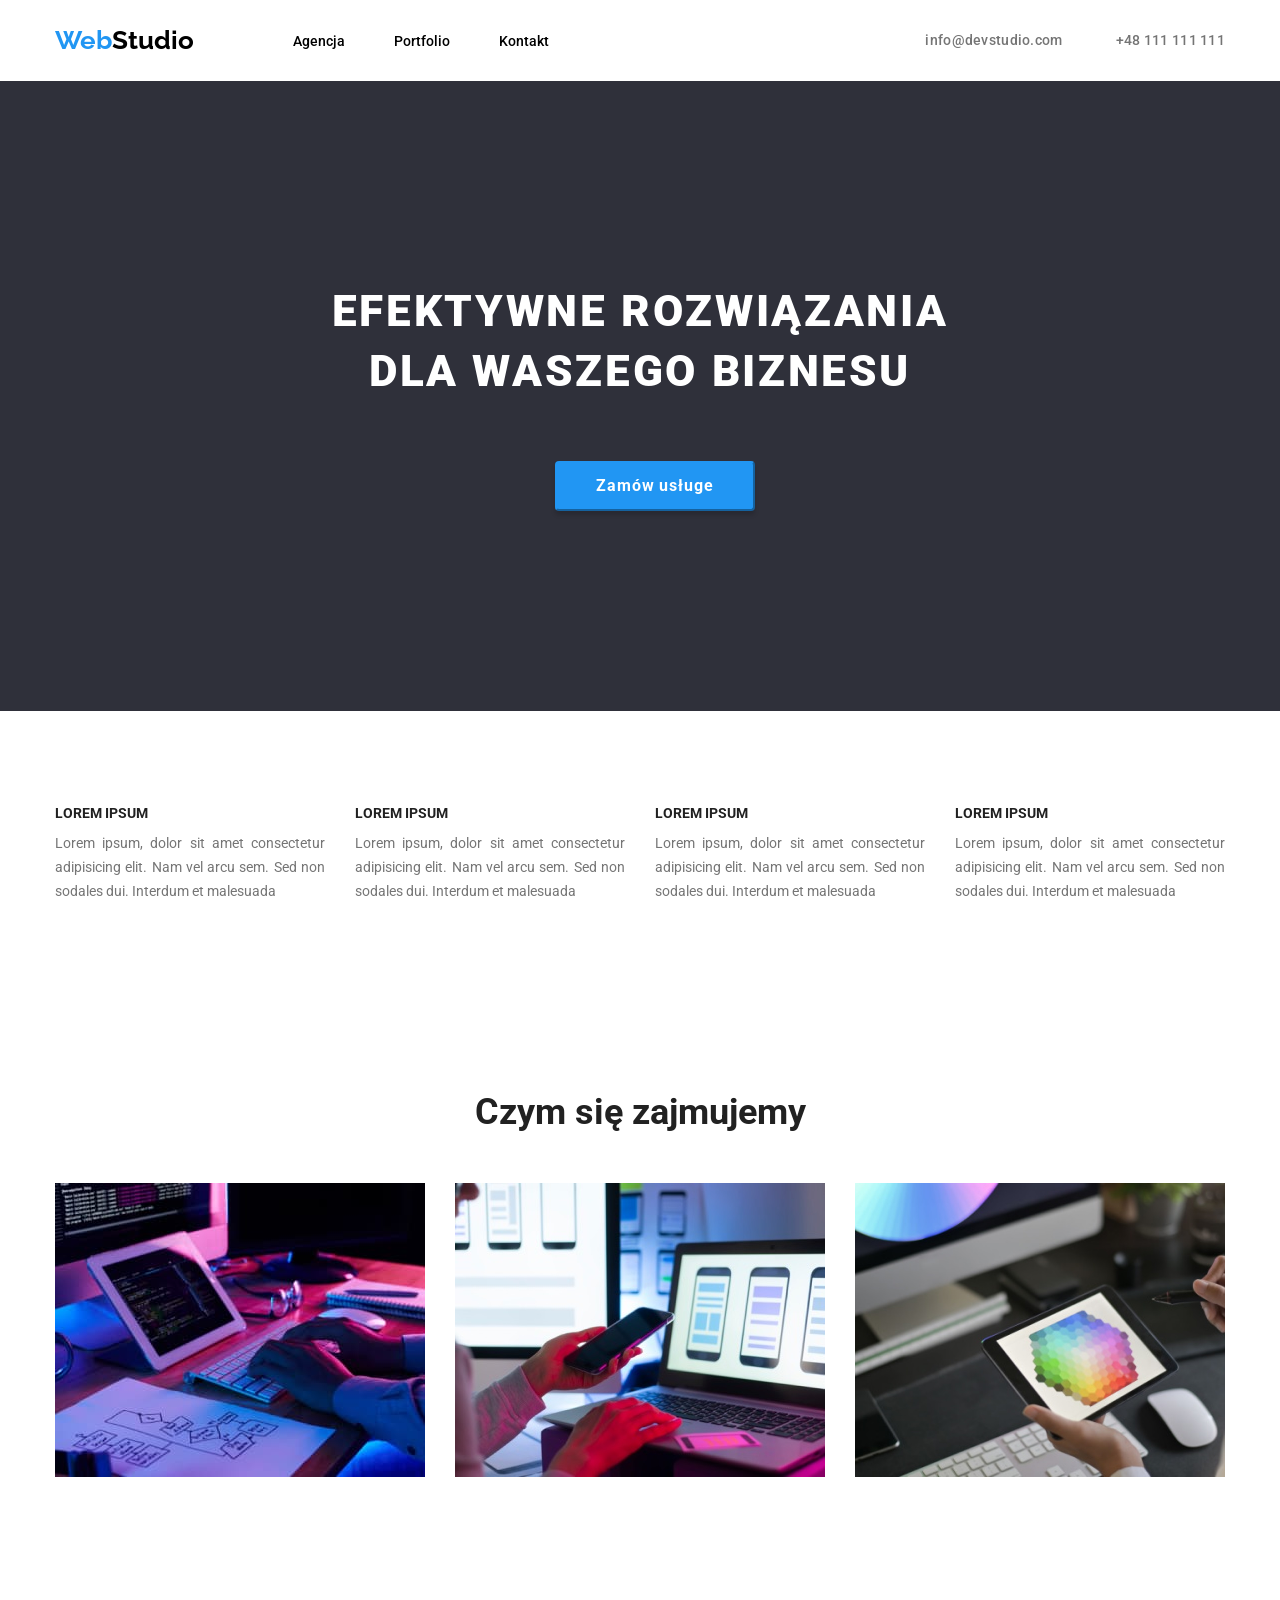
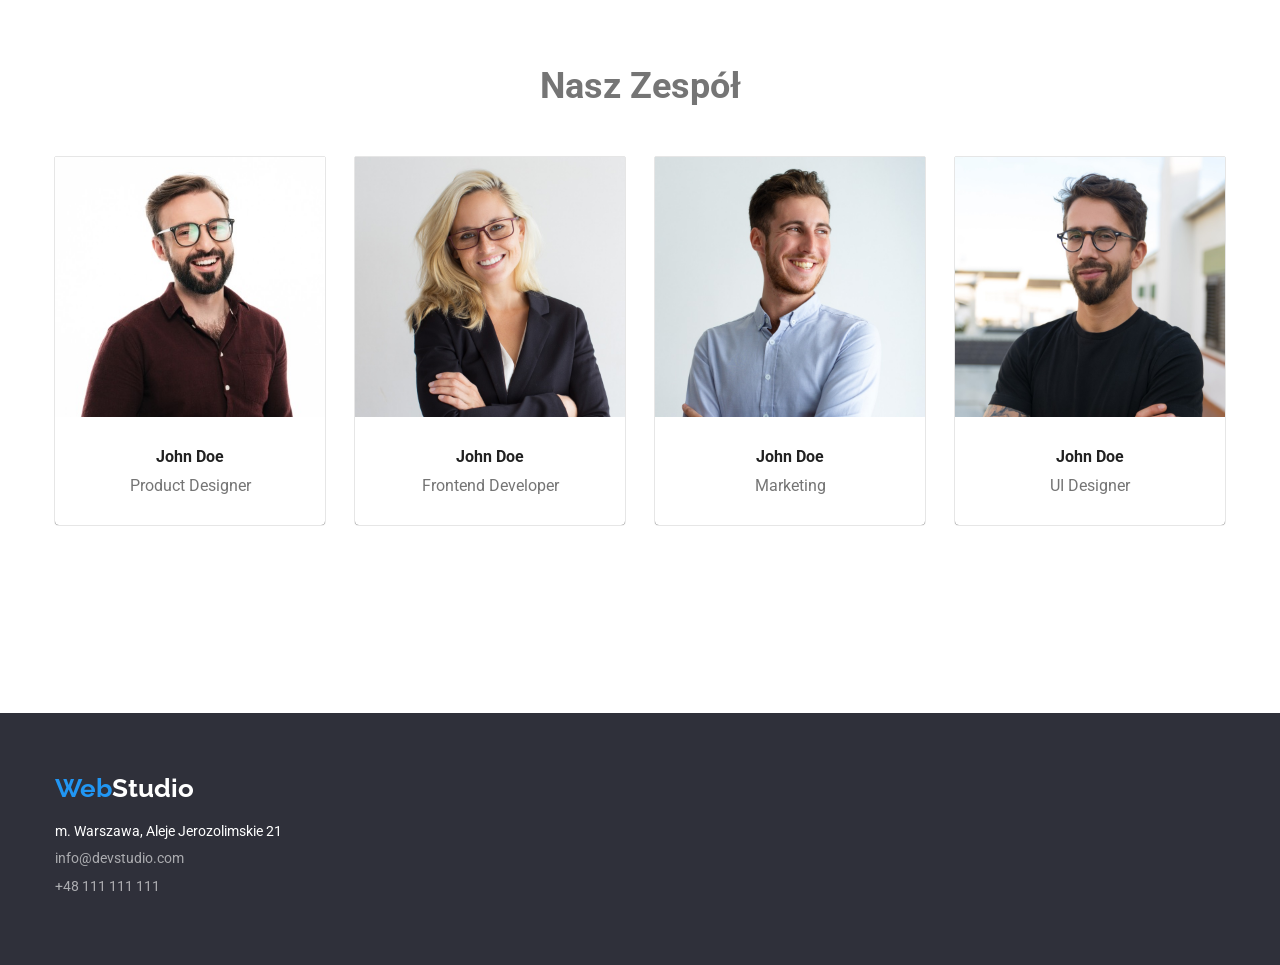
<file: index.html>
<!DOCTYPE html>
<html lang="en">
	<head>
		<meta charset="UTF-8" />
		<meta name="description" content="Nauka HTML5" />
		<link rel="stylesheet" href="modern_normalize.css" />
		<link rel="stylesheet" href="./styles.css" />
		<title>Studio</title>

		<link rel="preconnect" href="https://fonts.googleapis.com" />
		<link rel="preconnect" href="https://fonts.gstatic.com" crossorigin />
		<link
			href="https://fonts.googleapis.com/css2?family=Raleway:wght@400;500;700;900&family=Roboto:wght@700&display=swap"
			rel="stylesheet"
		/>
	</head>

	<body>
		<header class="header">
			<div class="upper-line container">
				<a class="logo" href="index.html"
					><span class="logo-first">Web</span
					><span class="logo-second">Studio</span></a
				>

				<nav class="navigation">
					<ul class="navigation-list">
						<li><a href="agencja" class="menu">Agencja</a></li>
						<li>
							<a href="portfolio.html" class="menu">Portfolio</a>
						</li>
						<li><a href="kontakt" class="menu">Kontakt</a></li>
					</ul>
				</nav>

				<address class="address-top">
					<a href="mailto:info@devstudio.com" class="address-top-mail"
						>info@devstudio.com</a
					>
					<a href="tel:+48111111111" class="address-top-nr"
						>+48 111 111 111</a
					>
				</address>
			</div>
		</header>

		<section class="main">
			<div class="container">
				<h1>EFEKTYWNE ROZWIĄZANIA DLA WASZEGO BIZNESU</h1>
				<button type="button" class="main-button">Zamów usługe</button>
			</div>
		</section>

		<main>
			<div>
				<div class="lorem-ipsum">
					<div class="container">
						<ul class="ipsum list section">
							<li>
								<p class="ipsum-main">LOREM IPSUM</p>
								<p class="ipsum-secondarry">
									Lorem ipsum, dolor sit amet consectetur
									adipisicing elit. Nam vel arcu sem. Sed non
									sodales dui. Interdum et malesuada
								</p>
							</li>

							<li>
								<p class="ipsum-main">LOREM IPSUM</p>
								<p class="ipsum-secondarry">
									Lorem ipsum, dolor sit amet consectetur
									adipisicing elit. Nam vel arcu sem. Sed non
									sodales dui. Interdum et malesuada
								</p>
							</li>

							<li>
								<p class="ipsum-main">LOREM IPSUM</p>
								<p class="ipsum-secondarry">
									Lorem ipsum, dolor sit amet consectetur
									adipisicing elit. Nam vel arcu sem. Sed non
									sodales dui. Interdum et malesuada
								</p>
							</li>

							<li>
								<p class="ipsum-main">LOREM IPSUM</p>
								<p class="ipsum-secondarry">
									Lorem ipsum, dolor sit amet consectetur
									adipisicing elit. Nam vel arcu sem. Sed non
									sodales dui. Interdum et malesuada
								</p>
							</li>
						</ul>
					</div>
				</div>

				<div class="photos">
					<div class="container section">
						<h2>Czym się zajmujemy</h2>

						<ul class="photo list">
							<li class="photo-one">
								<img
									src="images/pisze.jpg"
									alt="Programowanie"
									width="370"
									height="294"
								/>
							</li>
							<li class="photo-two">
								<img
									src="images/patrzy.jpg"
									alt="Smartfony"
									width="370"
									height="294"
								/>
							</li>
							<li class="photo-three">
								<img
									src="images/kolory.jpg"
									alt="paleta kolorów na tablecie"
									width="370"
									height="294"
								/>
							</li>
						</ul>
					</div>
				</div>

				<div class="team section">
					<div class="container">
						<h2>Nasz Zespół</h2>

						<ul class="members list">
							<li class="member">
								<figure>
									<img
										src="images/JohnFirst.jpg"
										alt="John Product Designer"
										width="270"
										height="260"
									/>
									<figcaption>
										<p class="john-doe">John Doe</p>
										<p class="position">Product Designer</p>
									</figcaption>
								</figure>
							</li>

							<li class="member two">
								<figure>
									<img
										src="images/JohnaSecond.jpg"
										alt="John Product Designer"
										width="270"
										height="260"
									/>
									<figcaption>
										<p class="john-doe">John Doe</p>
										<p class="position">
											Frontend Developer
										</p>
									</figcaption>
								</figure>
							</li>

							<li class="member three">
								<figure>
									<img
										src="images/JohnyThird.jpg"
										alt="John Product Designer"
										width="270"
										height="260"
									/>
									<figcaption>
										<p class="john-doe">John Doe</p>
										<p class="position">Marketing</p>
									</figcaption>
								</figure>
							</li>

							<li class="member four">
								<figure>
									<img
										src="images/JohnyBravo.jpg"
										alt="John Product Designer"
										width="270"
										height="260"
									/>
									<figcaption>
										<p class="john-doe">John Doe</p>
										<p class="position">UI Designer</p>
									</figcaption>
								</figure>
							</li>
						</ul>
					</div>
				</div>
			</div>
		</main>

		<footer>
			<div class="lower-line section">
				<div class="container">
					<h3>
						<a href="index.html" class="logo-down link"
							><span class="logo-down-first">Web</span
							><span class="logo-down-second">Studio</span></a
						>
					</h3>

					<address class="address-bot">
						m. Warszawa, Aleje Jerozolimskie 21
					</address>

					<address class="adress-bot">
						<ul class="adress-bot list">
							<li class="mail-bot">
								<a href="mailto:info@devstudio.com"
									>info@devstudio.com</a
								>
							</li>

							<li>
								<a href="tel:+48111111111">+48 111 111 111</a>
							</li>
						</ul>
					</address>
				</div>
			</div>
		</footer>
	</body>
</html>
</file>
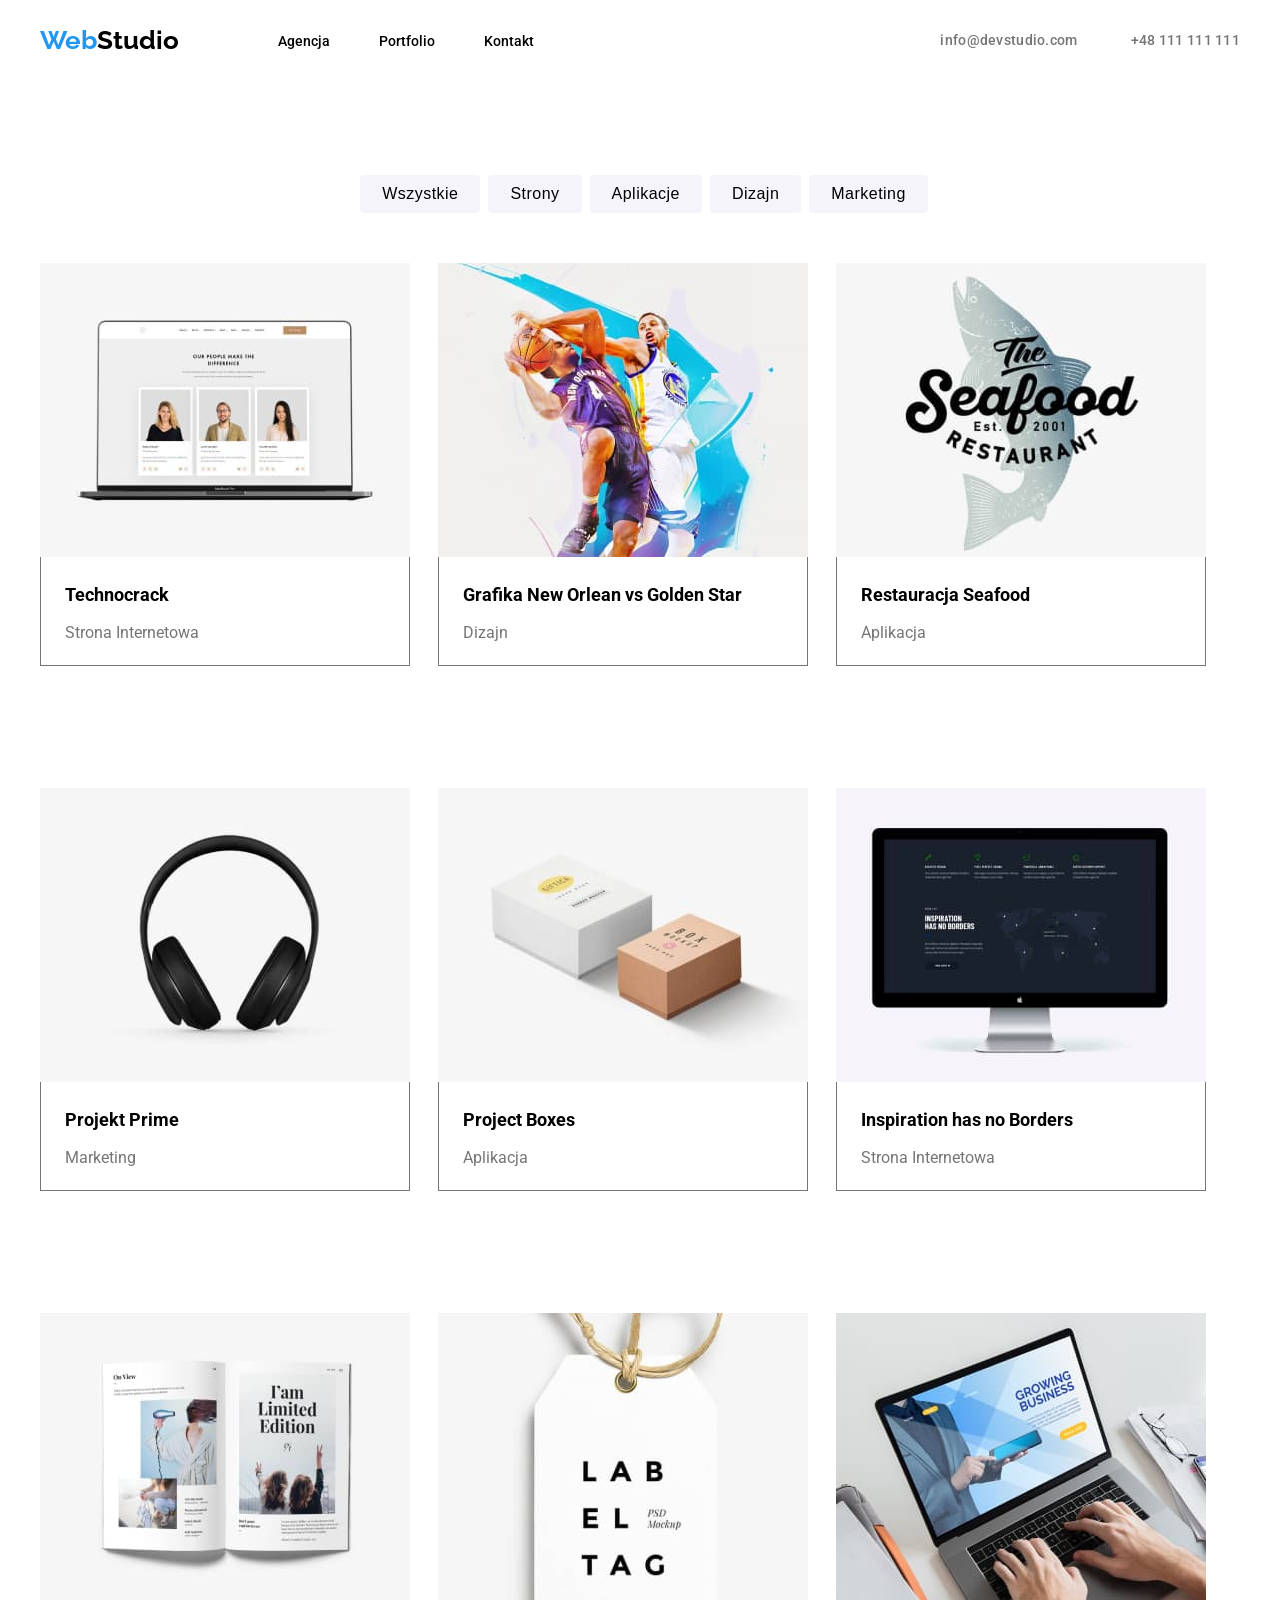
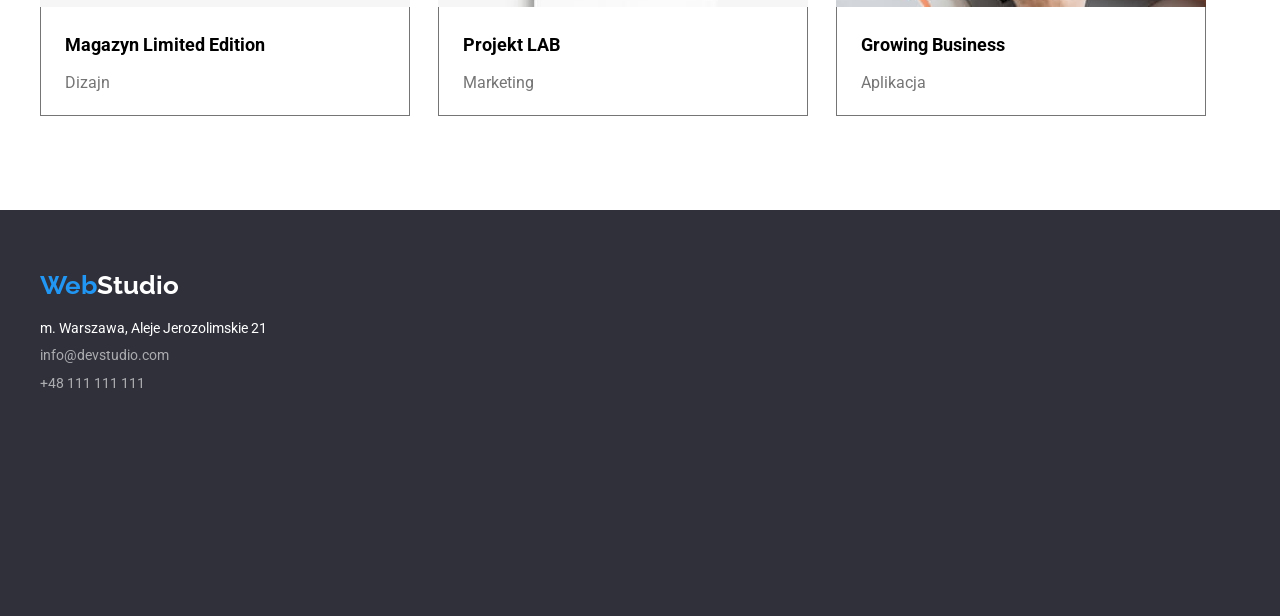
<file: portfolio.html>
<!DOCTYPE html>
<html lang="en">
	<head>
		<meta charset="UTF-8" />
		<meta name="description" content="Nauka HTML5" />
		<link rel="stylesheet" href="./styles.css" />
		<title>Studio</title>

		<link rel="preconnect" href="https://fonts.googleapis.com" />
		<link rel="preconnect" href="https://fonts.gstatic.com" crossorigin />
		<link
			href="https://fonts.googleapis.com/css2?family=Raleway:wght@400;500;700;900&family=Roboto:wght@700&display=swap"
			rel="stylesheet"
		/>
	</head>
	<body class="folder">
		<header class="header">
			<div class="upper-line container">
				<a class="logo" href="index.html"
					><span class="logo-first">Web</span
					><span class="logo-second">Studio</span></a
				>

				<nav class="navigation">
					<ul class="navigation-list">
						<li><a href="agencja" class="menu">Agencja</a></li>
						<li>
							<a href="portfolio.html" class="menu">Portfolio</a>
						</li>
						<li><a href="kontakt" class="menu">Kontakt</a></li>
					</ul>
				</nav>

				<address class="address-top">
					<a href="mailto:info@devstudio.com" class="address-top-mail"
						>info@devstudio.com</a
					>
					<a href="tel:+48111111111" class="address-top-nr"
						>+48 111 111 111</a
					>
				</address>
			</div>
		</header>
		<main>
			<div class="container">
				<ul class="buttons">
					<li>
						<button class="folder-button" type="button">
							Wszystkie
						</button>
					</li>
					<li>
						<button class="folder-button" type="button">
							Strony
						</button>
					</li>
					<li>
						<button class="folder-button" type="button">
							Aplikacje
						</button>
					</li>
					<li>
						<button class="folder-button" type="button">
							Dizajn
						</button>
					</li>
					<li>
						<button class="folder-button" type="button">
							Marketing
						</button>
					</li>
				</ul>

				<ul class="our-job">
					<li class="images">
						<figure>
							<img
								src="images/Technocrack.jpg"
								width="370"
								height="294"
								alt="Nasza strona internetowa wyswietlana na laptopie"
							/>
							<figcaption class="envelope">
								<p class="product">Technocrack</p>
								<p class="system">Strona Internetowa</p>
							</figcaption>
						</figure>
					</li>
					<li class="images">
						<figure>
							<img
								src="images/NewOrlean.jpg"
								width="370"
								height="294"
								alt="Na zdjęciu dwóch koszykarzy walczących o piłkę"
							/>
							<figcaption class="envelope">
								<p class="product">
									Grafika New Orlean vs Golden Star
								</p>
								<p class="system">Dizajn</p>
							</figcaption>
						</figure>
					</li>
					<li class="images">
						<figure>
							<img
								src="images/Seafood.jpg"
								width="370"
								height="294"
								alt="Na zdjęciu logo restauracji Seafood"
							/>
							<figcaption class="envelope">
								<p class="product">Restauracja Seafood</p>
								<p class="system">Aplikacja</p>
							</figcaption>
						</figure>
					</li>
					<li class="images">
						<figure>
							<img
								src="images/Prime.jpg"
								width="370"
								height="294"
								alt="na zdjęciu słuchawki nauszne"
							/>
							<figcaption class="envelope">
								<p class="product">Projekt Prime</p>
								<p class="system">Marketing</p>
							</figcaption>
						</figure>
					</li>
					<li class="images">
						<figure>
							<img
								src="images/Boxes.jpg"
								width="370"
								height="294"
								alt="Na zdjęciu dwa pudełka z grafiką na górze"
							/>
							<figcaption class="envelope">
								<p class="product">Project Boxes</p>
								<p class="system">Aplikacja</p>
							</figcaption>
						</figure>
					</li>
					<li class="images">
						<figure>
							<img
								src="images/Inspiration.jpg"
								width="370"
								height="294"
								alt="Na zdjeciu wyswietlona strona internetowa poswiecona inspirowaniu"
							/>
							<figcaption class="envelope">
								<p class="product">
									Inspiration has no Borders
								</p>
								<p class="system">Strona Internetowa</p>
							</figcaption>
						</figure>
					</li>
					<li class="images">
						<figure>
							<img
								src="images/Magazyn.jpg"
								width="370"
								height="294"
								alt="na zdjeciu magazyn o nazwie Limited Edition"
							/>
							<figcaption class="envelope">
								<p class="product">Magazyn Limited Edition</p>
								<p class="system">Dizajn</p>
							</figcaption>
						</figure>
					</li>
					<li class="images">
						<figure>
							<img
								src="images/ProjektLAB.jpg"
								width="370"
								height="294"
								alt="Na zdjeciu etykieta z napisem"
							/>
							<figcaption class="envelope">
								<p class="product">Projekt LAB</p>
								<p class="system">Marketing</p>
							</figcaption>
						</figure>
					</li>
					<li class="images">
						<figure>
							<img
								src="images/GrowingBusiness.jpg"
								width="370"
								height="294"
								alt="Na zdjeciu ktoś używa aplikacji na laptopie"
							/>
							<figcaption class="envelope">
								<p class="product">Growing Business</p>
								<p class="system">Aplikacja</p>
							</figcaption>
						</figure>
					</li>
				</ul>
			</div>
		</main>
		<footer>
			<div class="lower-line section">
				<div class="container">
					<h3>
						<a href="index.html" class="logo-down link"
							><span class="logo-down-first">Web</span
							><span class="logo-down-second">Studio</span></a
						>
					</h3>

					<address class="address-bot">
						m. Warszawa, Aleje Jerozolimskie 21
					</address>

					<address class="adress-bot">
						<ul class="adress-bot list">
							<li class="mail-bot">
								<a href="mailto:info@devstudio.com"
									>info@devstudio.com</a
								>
							</li>

							<li>
								<a href="tel:+48111111111">+48 111 111 111</a>
							</li>
						</ul>
					</address>
				</div>
			</div>
		</footer>
	</body>
</html>
</file>
<file: styles.css>
:root {
	--first-text-color: #212121;
	--second-text-color: #757575;
	--third-text-color: #ffffff;
	--fourth-text-color: #2196f3;
	--fifth-text-color: #000;
	--first-background-color: #fff;
	--second-background-color: #2f303a;
	--button-color: #2196f3;
	--selectors-background-colour: #f5f4fa;
}

* {
	margin: 0;
	padding: 0;
}

body {
	font-family: Roboto;
	line-height: normal;
	box-sizing: border-box;
	display: block;
	color: var(--second-text-color);
}

h1,
h2,
h3,
h4,
h5,
h6 {
	margin: 0;
}

ul,
ol {
	margin: 0;
	padding: 0;
}

p {
	padding: 0;
}

img {
	display: block;
}
.list {
	list-style: none;
}

.link {
	text-decoration: none;
}

.container {
	width: 1200px;
	margin: 0 auto;
	padding-left: 15px;
	padding-right: 15px;
}

.section {
	padding-top: 94px;
	padding-bottom: 94px;
}

.header {
	border: var(--first-background-color);
	display: flex;
	align-items: center;
	padding-top: 25px;
	padding-bottom: 25px;
}
.upper-line {
	align-items: center;
}
.upper-line {
	background-color: var(--first-background-color);
	display: flex;
}
.logo {
	font-family: Raleway;
	font-weight: 700;
	font-size: 26px;
	text-decoration: none;
	text-align: left;
	width: 145px;
	height: 31px;
}

.logo-first {
	color: var(--fourth-text-color);
}
.logo-second {
	color: var(--fifth-text-color);
}

.navigation {
	padding-left: 93px;
	gap: 46px;
	top: 32px;
}
.navigation ul {
	display: inline;
	font-weight: 500;
	font-size: 14px;
	font-style: normal;
	line-height: 16px;
	word-spacing: 46px;
	align-items: center;
}

.navigation-list li {
	display: inline;
	text-decoration: none;
}

.menu {
	color: var(--fifth-text-color);
	text-decoration: none;
}
.menu:hover {
	color: var(--fourth-text-color);
}

.menu:focus {
	color: var(--fourth-text-color);
}
.header .address-top {
	margin-left: auto;
	display: inline;
}

.address-top {
	font-style: normal;
	font-weight: 500;
	font-size: 14px;
	line-height: 114%;
	letter-spacing: 0.02em;
}

.address-top-mail {
	color: var(--second-text-color);
	text-decoration: none;
	margin-right: 50px;
}

.address-top-mail:hover {
	color: var(--fourth-text-color);
}
.address-top-mail:focus {
	color: var(--fourth-text-color);
}
.address-top-nr {
	color: var(--second-text-color);
	text-decoration: none;
}

.address-top-nr:hover {
	color: var(--fourth-text-color);
}
.address-top-nr:focus {
	color: var(--fourth-text-color);
}

.main {
	background-color: var(--second-background-color);
}
.container {
	align-items: center;
}
h1 {
	font-weight: 900;
	font-size: 44px;
	line-height: 60px;
	letter-spacing: 0.06em;
	text-transform: uppercase;
	text-align: center;
	color: var(--third-text-color);
	padding: 200px 252px 30px 252px;
}

.main-button {
	font-style: normal;
	text-align: center;
	align-items: center;
	font-weight: 700;
	font-size: 16px;
	line-height: 30px;
	letter-spacing: 0.06em;
	background-color: var(--button-color);
	border-color: var(--button-color);
	border-radius: 4px;
	box-shadow: 0px 4px 4px rgba(0, 0, 0, 0.15);
	color: var(--third-text-color);
	cursor: pointer;
	width: 200px;
	height: 50px;
	margin: 30px 500px 200px 500px;
}

.ipsum {
	display: flex;
	justify-content: space-evenly;
	gap: 30px;
}

.lorem-ipsum {
	list-style: none;
	display: block;
	text-align: left;
}

.ipsum-main {
	font-weight: 700;
	font-size: 14px;
	color: var(--first-text-color);
	text-align: left;
	margin-bottom: 10px;
}

.ipsum-secondarry {
	font-family: roboto;
	font-weight: 400;
	font-size: 14px;
	font-style: normal;
	text-decoration: none;
	text-align: justify;
	display: flex;
	line-height: 24px;
	color: var(--second-text-color);
}

.photos {
	background-color: var(--first-background-color);
	display: inline;
	color: var(--first-text-color);
}
h2 {
	text-align: center;
	font-weight: 700;
	font-size: 36px;
	padding-bottom: 50px;
}

.photo {
	display: flex;
	align-items: center;
	justify-content: space-between;
	flex-direction: row;
}

.our-team {
	background-color: var(--first-background-color);
}
.member {
	width: 270px;
	height: 368px;
	box-shadow: 0 0px 1px 0 #000000;
	box-shadow: 0 0px 1px 0 #000000;
	box-shadow: 0 0px 1px 0 #000000;
	border-bottom-right-radius: 4px;
	border-bottom-left-radius: 4px;
	border-image-width: 270px;
}

.members {
	display: flex;
	flex-direction: row;
	justify-content: space-between;
	gap: 30px;
	padding-bottom: 94px;
}

.members li {
	list-style: none;
	font-size: 16px;
	font-weight: 400;
}

.john-doe {
	font-size: 16px;
	font-weight: 700;
	text-align: center;
	color: var(--first-text-color);
	margin-top: 30px;
	margin-bottom: 10px;
}
.position {
	font-size: 16px;
	font-weight: 400;
	text-align: center;
}

.lower-line {
	background-color: var(--second-background-color);
	height: 252px;
	padding-top: 60px;
}

.logo-down {
	font-family: Raleway;
	font-weight: 700;
	font-size: 26px;
	text-decoration: none;
}

.logo-down-first {
	color: var(--fourth-text-color);
	font-weight: 700;
	font-size: 26px;
}

.logo-down-second {
	color: var(--third-text-color);
	font-weight: 700;
	font-size: 26px;
}

.address-bot {
	font-size: 14px;
	font-weight: 400;
	font-style: normal;
	color: var(--third-text-color);
	padding-top: 20px;
	padding-bottom: 9px;
}

.adress-bot a {
	font-size: 14px;
	font-weight: 400;
	font-style: normal;
	text-decoration: none;
	color: rgba(255, 255, 255, 0.6);
	text-align: left;
}

.adress-bot a:hover {
	font-size: 14px;
	font-weight: 400;
	font-style: normal;
	text-decoration: underline;
	color: rgba(255, 255, 255, 0.6);
}
.mail-bot {
	margin-bottom: 9px;
}
.buttons {
	display: flex;
	justify-content: center;
	list-style: none;
}

.folder-button {
	font-weight: 500;
	font-size: 16px;
	line-height: 1.6;
	text-align: center;
	letter-spacing: 0.03em;
	background: var(--selectors-background-colour);
	border-radius: 4px;
	margin-left: 8px;
	border-style: none;
	padding: 6px 22px;
	margin-bottom: 50px;
	margin-top: 94px;
}
.folder-button:hover {
	background-color: var(--button-color);
	color: var(--third-text-color);
	cursor: pointer;
	box-shadow: 0px 3px 1px 0;
}
.our-job {
	list-style: none;
	display: flex;
	flex-wrap: wrap;
	gap: 28px;
}
.images {
	display: flex;
	background: var(--first-background-color);
	max-width: 370px;
}

.envelope {
	border-left: 1px solid;
	border-right: 1px solid;
	border-bottom: 1px solid;
	padding: 20px 24px;
	margin-bottom: 94px;
}

.product {
	font-weight: 700;
	font-size: 18px;
	line-height: 2;
	color: var(--fifth-text-color);
}

.system {
	color: var(--second-text-color);
	font-size: 16px;
	line-height: 1.5;
	padding-top: 8px;
}
</file>
